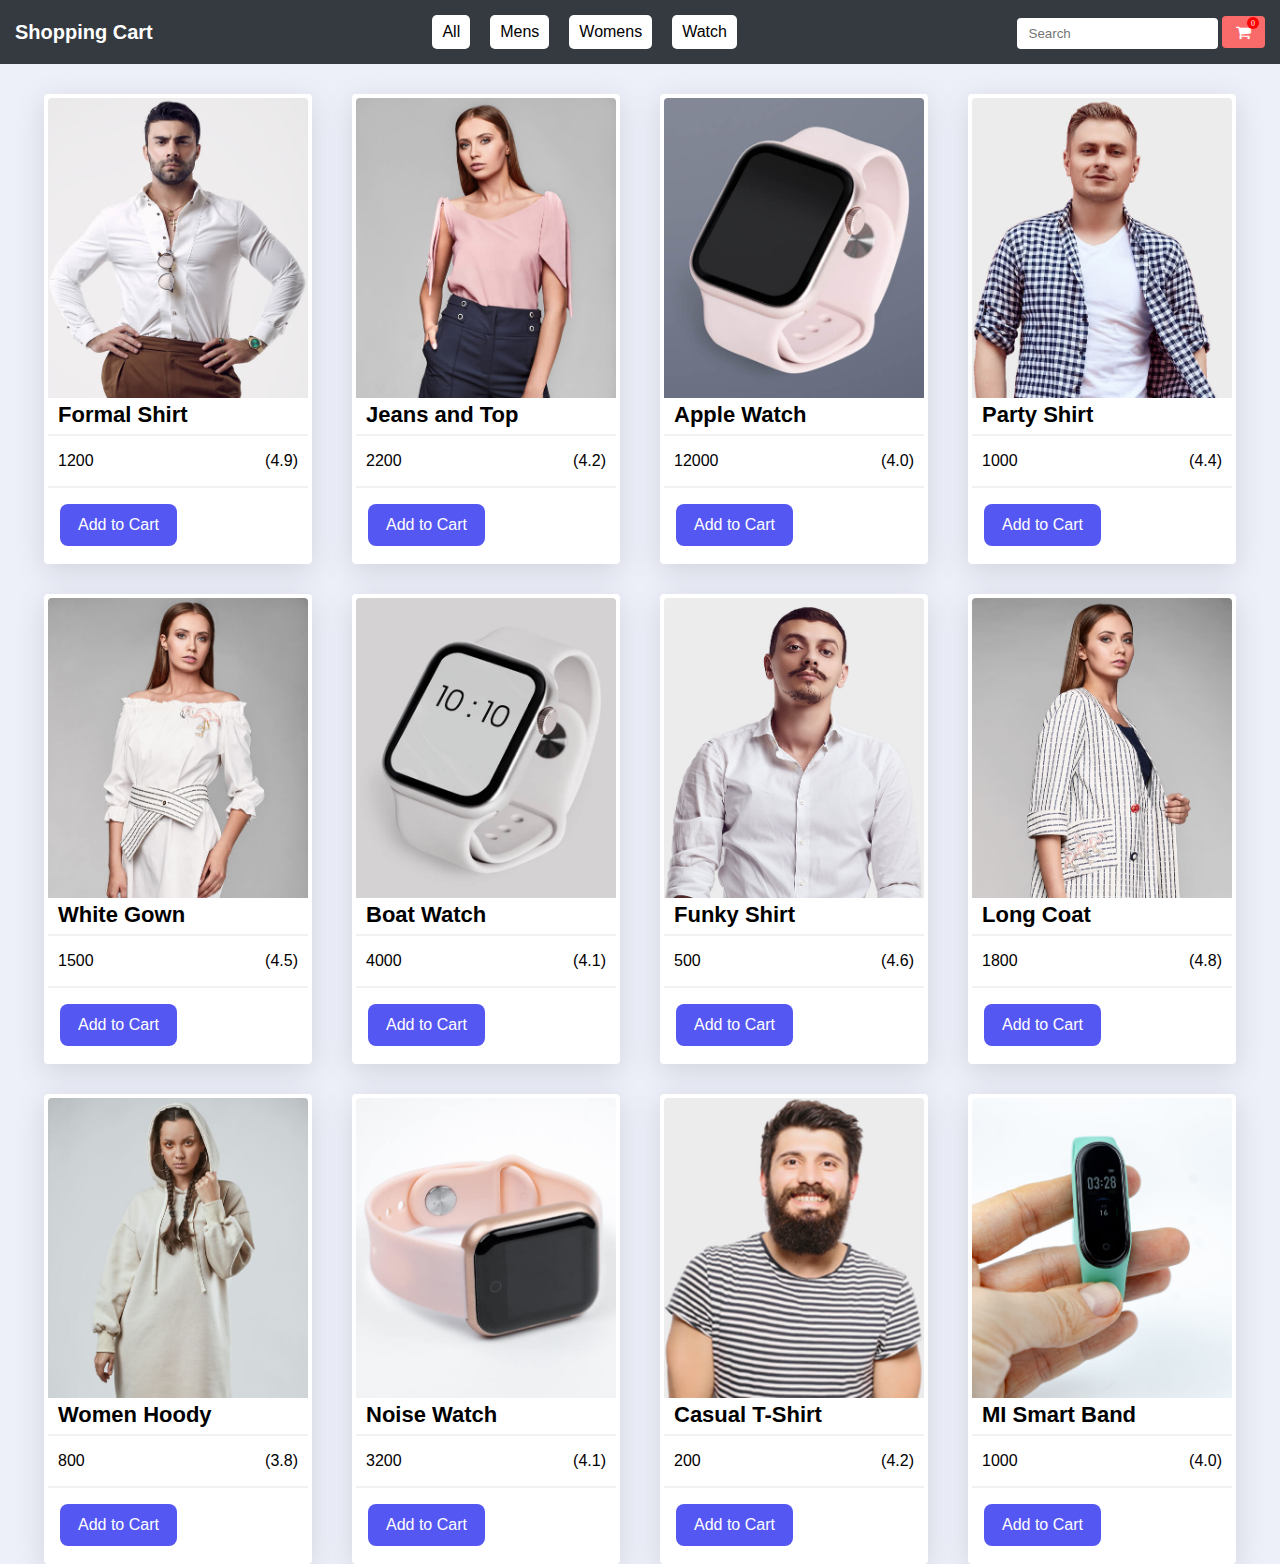
<file: index.html>
<!DOCTYPE html>
<html lang="en">
<head>
    <meta charset="UTF-8">
    <meta name="viewport" content="width=device-width, initial-scale=1.0">
    <link rel="stylesheet" href="style.css">
    <link rel="icon" href="images/logo.png" type="images/x-icon">
    <link rel="stylesheet" href="https://cdnjs.cloudflare.com/ajax/libs/font-awesome/4.7.0/css/font-awesome.min.css">
    <!-- <meta name="keywords" content="add to cart, add to cart javascript, localstorage add to cart, ecommerce shopping javascript, shooping cart demo"> -->
    <title>Shopping</title>
</head>
<body>
    <div class="container">
        <div class="logo">Shopping Cart</div>
        <div class="hamburger-icon">
           <i class="fa fa-bars"></i>
        </div>   
        <ul>
            <a href="index.html"><li>All</li></a>
            <a href="mens.html"><li>Mens</li></a>
            <a href="womens.html"><li>Womens</li></a>
            <a href="watch.html"><li>Watch</li></a>
        </ul>
        <div class="right-flex">
            <input type="search" placeholder="Search">
            <i class="fa fa-shopping-cart"><span>0</span></i>
        </div>
    </div>
<div class="cart-container">
    <div class="cart-holder">
        <div class="cart-img">
            <img src="images/men-1.jpg" alt=""> 
        </div>
        <div class="cart-name">
            <a href="#">Formal Shirt</a>
            <hr>
        </div>
        <div class="cart-flex">
           <span>1200 </span>
           <div class="rating">
            (4.9)
           </div>
        </div>
        <hr>
        <button class="cart-button" onclick="showCart()">Add to Cart</button>
      
    </div>
     <div class="cart-holder">
        <div class="cart-img">
            <img src="images/women-1.jpg" alt="">
        </div>
        <div class="cart-name">
            <a href="#">Jeans and Top</a>
            <hr>
        </div>
        <div class="cart-flex">
               <span>2200 </span>
               <div class="rating">
                (4.2)
               </div>
        </div>
        <hr>
     <button class="cart-button" onclick="showCart()">Add to Cart</button>
    
    </div>
    <div class="cart-holder">
        <div class="cart-img">
            <img src="images/watch-1.jpg" alt="">
        </div>
            <div class="cart-name">
                <a href="#">Apple Watch</a>
                <hr>
            </div>
            <div class="cart-flex">
               <span>12000 </span>
               <div class="rating">
                (4.0)
               </div>
            </div>
            <hr>
     <button class="cart-button" onclick="showCart()">Add to Cart</button>
       
    </div>
    <div class="cart-holder">
        <div class="cart-img">
            <img src="images/men-2.jpg" alt="">
        </div>
            <div class="cart-name">
                <a href="#">Party Shirt</a>
                <hr>
            </div>
            <div class="cart-flex">
               <span>1000 </span>
               <div class="rating">
                (4.4)
               </div>
            </div>
            <hr>
     <button class="cart-button" onclick="showCart()">Add to Cart</button>
       
    </div>
</div>

<div class="cart-container">
    <div class="cart-holder">
        <div class="cart-img">
            <img src="images/women-2.jpg" alt=""> 
        </div>
        <div class="cart-name">
            <a href="#">White Gown</a>
            <hr>
        </div>
        <div class="cart-flex">
           <span>1500 </span>
           <div class="rating">
            (4.5)
           </div>
        </div>
        <hr>
     <button class="cart-button" onclick="showCart()">Add to Cart</button>
       
    </div>
    <div class="cart-holder">
        <div class="cart-img">
            <img src="images/watch-2.jpg" alt="">
        </div>
            <div class="cart-name">
                <a href="#">Boat Watch</a>
                <hr>
            </div>
            <div class="cart-flex">
               <span>4000 </span>
               <div class="rating">
                (4.1)
               </div>
            </div>
            <hr>
     <button class="cart-button" onclick="showCart()">Add to Cart</button>
       
    </div>
    <div class="cart-holder">
        <div class="cart-img">
            <img src="images/men-3.jpg" alt="">
        </div>
            <div class="cart-name">
                <a href="#">Funky Shirt</a>
                <hr>
            </div>
            <div class="cart-flex">
               <span>500 </span>
               <div class="rating">
                (4.6)
               </div>
            </div>
            <hr>
     <button class="cart-button" onclick="showCart()">Add to Cart</button>
       
    </div>
    <div class="cart-holder">
        <div class="cart-img">
            <img src="images/women-3.jpg" alt="">
        </div>
            <div class="cart-name">
                <a href="#">Long Coat</a>
                <hr>
            </div>
            <div class="cart-flex">
               <span>1800 </span>
               <div class="rating">
                (4.8)
               </div>
            </div>
            <hr>
     <button class="cart-button" onclick="showCart()">Add to Cart</button>
       
    </div>
</div>
<div class="cart-container">
    <div class="cart-holder">
        <div class="cart-img">
            <img src="images/women-4.jpg" alt="">
        </div>
            <div class="cart-name">
                <a href="#">Women Hoody</a>
                <hr>
            </div>
            <div class="cart-flex">
               <span>800 </span>
               <div class="rating">
                (3.8)
               </div>
            </div>
            <hr>
     <button class="cart-button" onclick="showCart()">Add to Cart</button>
       
    </div>
    <div class="cart-holder">
        <div class="cart-img">
            <img src="images/watch-4.jpg" alt="">
        </div>
            <div class="cart-name">
                <a href="#">Noise Watch</a>
                <hr>
            </div>
            <div class="cart-flex">
               <span>3200 </span>
               <div class="rating">
                (4.1)
               </div>
            </div>
            <hr>
     <button class="cart-button" onclick="showCart()">Add to Cart</button>
       
    </div>
    <div class="cart-holder">
        <div class="cart-img">
            <img src="images/men-4.jpg" alt="">
        </div>
            <div class="cart-name">
                <a href="#">Casual T-Shirt</a>
                <hr>
            </div>
            <div class="cart-flex">
               <span>200 </span>
               <div class="rating">
                (4.2)
               </div>
            </div>
            <hr>
     <button class="cart-button" onclick="showCart()">Add to Cart</button>
       
    </div>
    <div class="cart-holder">
        <div class="cart-img">
            <img src="images/watch-3.jpg" alt="">
        </div>
            <div class="cart-name">
                <a href="#">MI Smart Band</a>
                <hr>
            </div>
            <div class="cart-flex">
               <span>1000 </span>
               <div class="rating">
                (4.0)
               </div>
            </div>
            <hr>
     <button class="cart-button" onclick="showCart()">Add to Cart</button>
       
    </div>
</div>


 <script src="index.js">
   
 </script>  
 
</body>
</html>
</file>
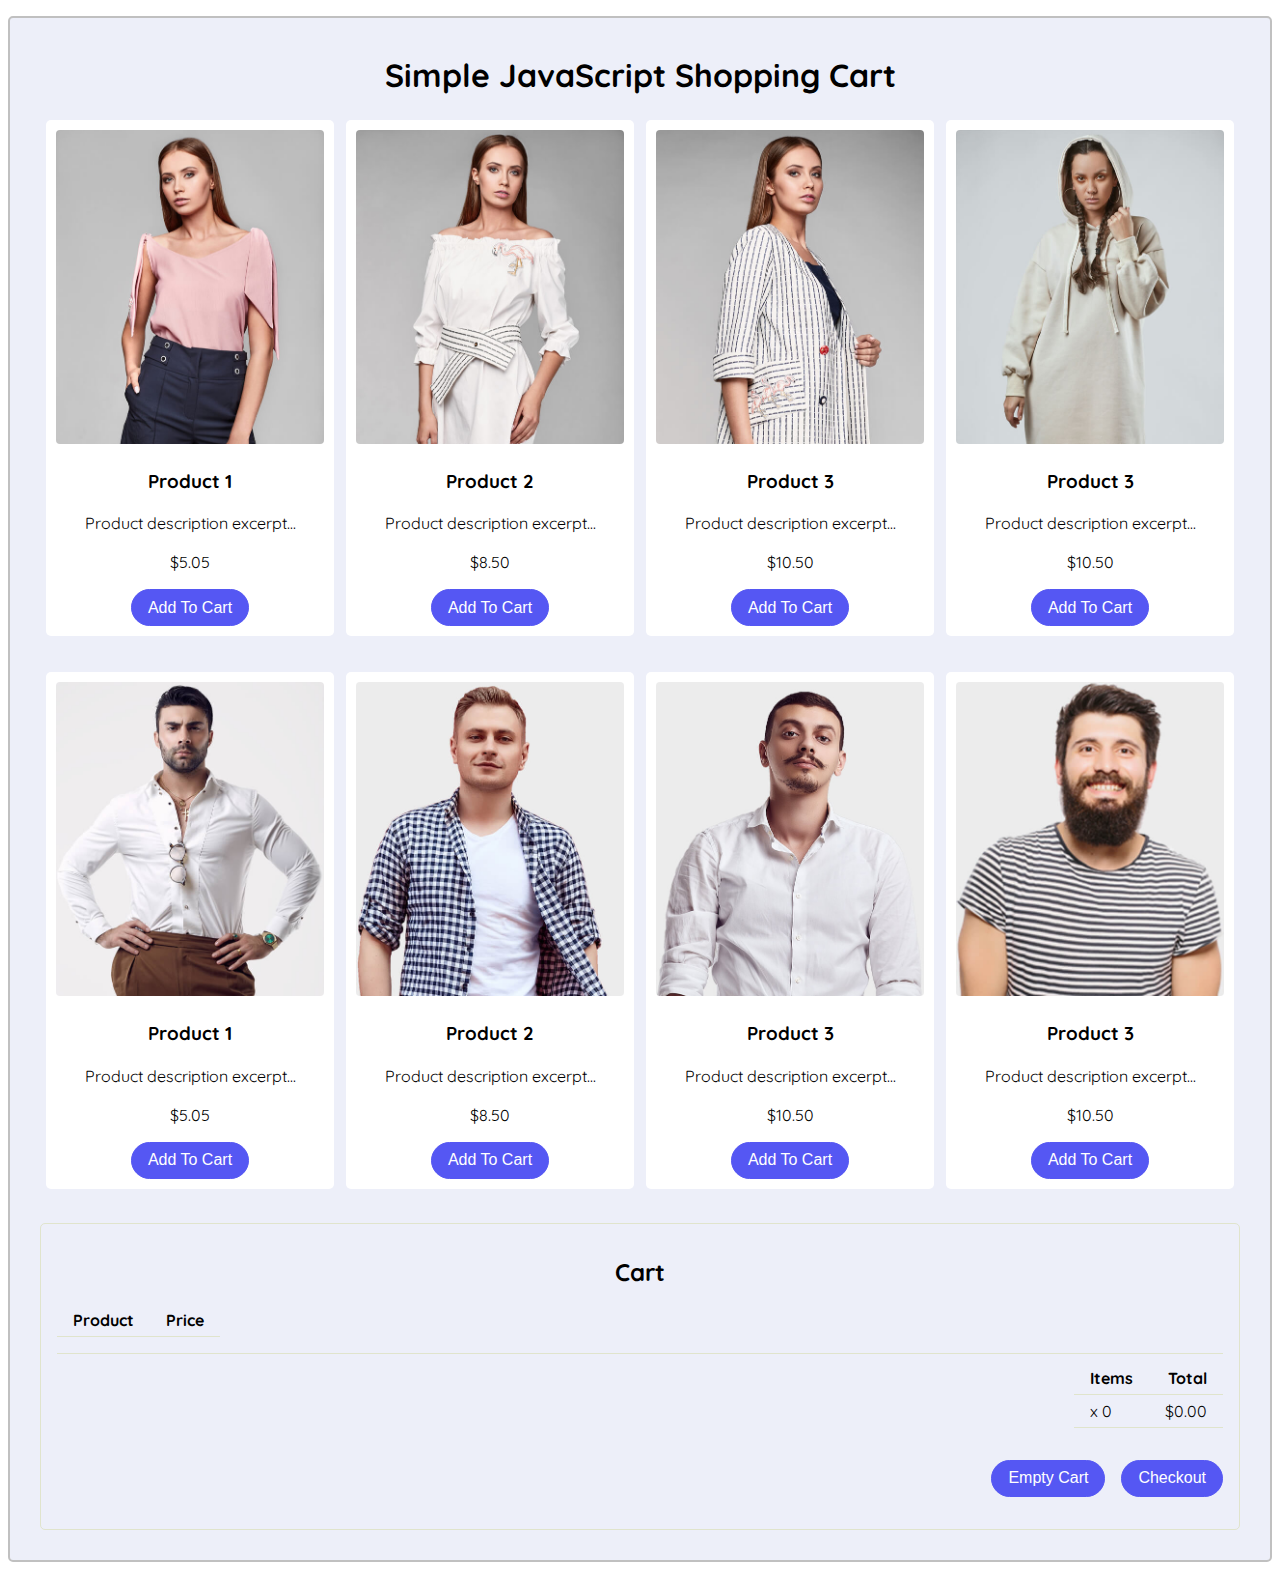
<file: test.html>
<!DOCTYPE html>
<html lang="en">
  <head>
    <meta charset="UTF-8" />
    <meta name="viewport" content="width=device-width, initial-scale=1.0" />
    <title>Document</title>
  </head>
  <style>
    @import url("https://fonts.googleapis.com/css?family=Quicksand:400,700");
    *,
    ::before,
    ::after {
      box-sizing: border-box;
    }
    body {
      font-family: "Quicksand", sans-serif;
      text-align: center;
      line-height: 1.5em;
      /*   background:#E0E4CC; */
      /* background: #69d2e7; */
      /* background: -moz-linear-gradient(
        -45deg,
        #69d2e7 0%,
        #a7dbd8 25%,
        #e0e4cc 46%,
        #e0e4cc 54%,
        #f38630 75%,
        #fa6900 100%
      );
      background: -webkit-linear-gradient(
        -45deg,
        #69d2e7 0%,
        #a7dbd8 25%,
        #e0e4cc 46%,
        #e0e4cc 54%,
        #f38630 75%,
        #fa6900 100%
      );
      background: linear-gradient(
        135deg,
        #69d2e7 0%,
        #a7dbd8 25%,
        #e0e4cc 46%,
        #e0e4cc 54%,
        #f38630 75%,
        #fa6900 100%
      );
      filter: progid:DXImageTransform.Microsoft.gradient( startColorstr='#69d2e7', endColorstr='#fa6900',GradientType=1 ); */
    }
    .cd__main {
      display: block !important;
    }
    hr {
      border: none;
      background: #e0e4cc;
      height: 1px;
      /*   width:60%;
  display:block;
  margin-left:0; */
    }
    .container {
      /* max-width: 800px;  */
      margin: 1em auto;
      background: #edeff9;
      padding: 30px;
      border-radius: 5px;
      border: 2px solid silver;
      width: 100%;
    }
    .productcont {
      display: flex;
    }
    .product {
      padding: 1em;
      /* border: 1px solid #e0e4cc; */
      border-radius: 5px;
      background: #fff;
      margin: 18px 6px;
      padding:10px 10px;
    }

    .product img {
      width: 100%;
      border-radius: 4px;
    }
    .cart-container {
      border: 1px solid #e0e4cc;
      border-radius: 5px;
      margin-top: 1em;
      padding: 1em;
    }
    button,
    input[type="submit"] {
      border: 1px solid #5557f3;
      color: #fff;
      background: #5557f3;
      padding: 0.6em 1em;
      font-size: 1em;
      line-height: 1;
      border-radius: 1.2em;
      transition: color 0.2s ease-in-out, background 0.2s ease-in-out,
        border-color 0.2s ease-in-out;
    }
    button:hover,
    button:focus,
    button:active,
    input[type="submit"]:hover,
    input[type="submit"]:focus,
    input[type="submit"]:active {
      background: #5557f3;
      border-color: #5557f3;
      color: #fff;
      cursor: pointer;
    }
    h1,
    p {
      margin: 15px 0;
    }
    table {
      margin-bottom: 1em;
      border-collapse: collapse;
    }
    table td,
    table th {
      text-align: left;
      padding: 0.25em 1em;
      border-bottom: 1px solid #e0e4cc;
    }
    #carttotals {
      margin-right: 0;
      margin-left: auto;
    }
    .cart-buttons {
      width: auto;
      margin-right: 0;
      margin-left: auto;
      display: flex;
      justify-content: flex-end;
      padding: 1em 0;
    }
    #emptycart {
      margin-right: 1em;
    }
    table td:nth-last-child(1) {
      text-align: right;
    }
    .message {
      border-width: 1px 0px;
      border-style: solid;
      border-color: #a7dbd8;
      color: #679996;
      padding: 0.5em 0;
      margin: 1em 0;
    }

    /* media query */
    @media (max-width: 1010px) {
      /* .productcont{
      display:flex;
      flex-wrap: wrap;
   } */
    }
  </style>
  <body>
    <div class="container">
      <h1>Simple JavaScript Shopping Cart</h1>
      <!-- <p>
        Simplified 'add to cart' functionality. Uses Javascript and WebStorage
        API/Cookies to remember cart data converted to JSON format.
      </p>
      <p>Click 'Empty Cart' button to remove session cookies from browser.</p> -->
      <div id="alerts"></div>
      <div class="productcont">
        <div class="product">
          <img src="images/women-1.jpg" alt="" />
          <h3 class="productname">Product 1</h3>
          <p>Product description excerpt...</p>
          <p class="price">$5.05</p>
          <button class="addtocart">Add To Cart</button>
        </div>
        <div class="product">
          <img src="images/women-2.jpg" alt="" />
          <h3 class="productname">Product 2</h3>
          <p>Product description excerpt...</p>
          <p class="price">$8.50</p>
          <button class="addtocart">Add To Cart</button>
        </div>
        <div class="product">
          <img src="images/women-3.jpg" alt="" />
          <h3 class="productname">Product 3</h3>
          <p>Product description excerpt...</p>
          <p class="price">$10.50</p>
          <button class="addtocart">Add To Cart</button>
        </div>
        <div class="product">
          <img src="images/women-4.jpg" alt="" />
          <h3 class="productname">Product 3</h3>
          <p>Product description excerpt...</p>
          <p class="price">$10.50</p>
          <button class="addtocart">Add To Cart</button>
        </div>
      </div>
      <div class="productcont">
         <div class="product">
           <img src="images/men-1.jpg" alt="" />
           <h3 class="productname">Product 1</h3>
           <p>Product description excerpt...</p>
           <p class="price">$5.05</p>
           <button class="addtocart">Add To Cart</button>
         </div>
         <div class="product">
           <img src="images/men-2.jpg" alt="" />
           <h3 class="productname">Product 2</h3>
           <p>Product description excerpt...</p>
           <p class="price">$8.50</p>
           <button class="addtocart">Add To Cart</button>
         </div>
         <div class="product">
           <img src="images/men-3.jpg" alt="" />
           <h3 class="productname">Product 3</h3>
           <p>Product description excerpt...</p>
           <p class="price">$10.50</p>
           <button class="addtocart">Add To Cart</button>
         </div>
         <div class="product">
           <img src="images/men-4.jpg" alt="" />
           <h3 class="productname">Product 3</h3>
           <p>Product description excerpt...</p>
           <p class="price">$10.50</p>
           <button class="addtocart">Add To Cart</button>
         </div>
       </div>
      <div class="cart-container">
        <h2>Cart</h2>
        <table>
          <thead>
            <tr>
              <th><strong>Product</strong></th>
              <th><strong>Price</strong></th>
            </tr>
          </thead>
          <tbody id="carttable"></tbody>
        </table>
        <hr />
        <table id="carttotals">
          <tr>
            <td><strong>Items</strong></td>
            <td><strong>Total</strong></td>
          </tr>
          <tr>
            <td>x <span id="itemsquantity">0</span></td>

            <td>$<span id="total">0</span></td>
          </tr>
        </table>

        <div class="cart-buttons">
          <button id="emptycart">Empty Cart</button>
          <button id="checkout">Checkout</button>
        </div>
      </div>
    </div>
    <script>
      /* get cart total from session on load */
      updateCartTotal();

      /* button event listeners */
      document.getElementById("emptycart").addEventListener("click", emptyCart);
      var btns = document.getElementsByClassName("addtocart");
      for (var i = 0; i < btns.length; i++) {
        btns[i].addEventListener("click", function () {
          addToCart(this);
        });
      }

      /* ADD TO CART functions */

      function addToCart(elem) {
        //init
        var sibs = [];
        var getprice;
        var getproductName;
        var cart = [];
        var stringCart;
        //cycles siblings for product info near the add button
        while ((elem = elem.previousSibling)) {
          if (elem.nodeType === 3) continue; // text node
          if (elem.className == "price") {
            getprice = elem.innerText;
          }
          if (elem.className == "productname") {
            getproductName = elem.innerText;
          }
          sibs.push(elem);
        }
        //create product object
        var product = {
          productname: getproductName,
          price: getprice,
        };
        //convert product data to JSON for storage
        var stringProduct = JSON.stringify(product);
        /*send product data to session storage */

        if (!sessionStorage.getItem("cart")) {
          //append product JSON object to cart array
          cart.push(stringProduct);
          //cart to JSON
          stringCart = JSON.stringify(cart);
          //create session storage cart item
          sessionStorage.setItem("cart", stringCart);
          addedToCart(getproductName);
          updateCartTotal();
        } else {
          //get existing cart data from storage and convert back into array
          cart = JSON.parse(sessionStorage.getItem("cart"));
          //append new product JSON object
          cart.push(stringProduct);
          //cart back to JSON
          stringCart = JSON.stringify(cart);
          //overwrite cart data in sessionstorage
          sessionStorage.setItem("cart", stringCart);
          addedToCart(getproductName);
          updateCartTotal();
        }
      }
      /* Calculate Cart Total */
      function updateCartTotal() {
        //init
        var total = 0;
        var price = 0;
        var items = 0;
        var productname = "";
        var carttable = "";
        if (sessionStorage.getItem("cart")) {
          //get cart data & parse to array
          var cart = JSON.parse(sessionStorage.getItem("cart"));
          //get no of items in cart
          items = cart.length;
          //loop over cart array
          for (var i = 0; i < items; i++) {
            //convert each JSON product in array back into object
            var x = JSON.parse(cart[i]);
            //get property value of price
            price = parseFloat(x.price.split("$")[1]);
            productname = x.productname;
            //add price to total
            carttable +=
              "<tr><td>" +
              productname +
              "</td><td>$" +
              price.toFixed(2) +
              "</td></tr>";
            total += price;
          }
        }
        //update total on website HTML
        document.getElementById("total").innerHTML = total.toFixed(2);
        //insert saved products to cart table
        document.getElementById("carttable").innerHTML = carttable;
        //update items in cart on website HTML
        document.getElementById("itemsquantity").innerHTML = items;
      }
      //user feedback on successful add
      function addedToCart(pname) {
        var message = pname + " was added to the cart";
        var alerts = document.getElementById("alerts");
        alerts.innerHTML = message;
        if (!alerts.classList.contains("message")) {
          alerts.classList.add("message");
        }
      }
      /* User Manually empty cart */
      function emptyCart() {
        //remove cart session storage object & refresh cart totals
        if (sessionStorage.getItem("cart")) {
          sessionStorage.removeItem("cart");
          updateCartTotal();
          //clear message and remove class style
          var alerts = document.getElementById("alerts");
          alerts.innerHTML = "";
          if (alerts.classList.contains("message")) {
            alerts.classList.remove("message");
          }
        }
      }
    </script>
  </body>
</html>
</file>
<file: style.css>
*{
    padding:0;
    margin:0;
}

body{
    font-family: "noto-sans",sans-serif;
    background-color: #edeff9;
    padding:0;
    margin:0;
}

a{
    text-decoration: none;
    color:#000;
}

.container{
    display: flex;
    justify-content: space-between;
    align-items: center;
    padding:15px;
    background-color: #343a40;
    position: sticky;
    top:0;
}

.fa-shopping-cart{
    background: #f96b6a;
    padding: 8px 14px;
    border-radius: 4px;
    color: #fff;
    cursor: pointer;
}

.fa-shopping-cart span{
    position: absolute;
    top: 17px;
    right:21px;
    background: red;
    padding: 2px 4px;
    border-radius: 50%;
    font-size: 8px;
}

.fa-bars{
    display:none;
}

.hamburger-icon{
    display:none;
}

/* mobile hamburger menu styling */
.show {
    display: flex;
    flex-direction: column;
    line-height: 15px;
    background-color: #fff;
    color: #edeff9;
    position: absolute;
    top: 100%;
    left: 0%;
    width: 100%;
    align-items: center;
    padding: 10px 0px;
    transition: 0.5s;
}
/* mobile hamburger menu styling end*/

ul{
    list-style: none;
    display:flex;
    gap:20px;
}

ul li{
    color:#000;
    background-color: #fff;
    padding:8px 10px;
    border-radius: 5px;
    transition: 0.5s;
}

ul li:hover{
    background-color: #5557f3;
    color:#fff;
    cursor: pointer;
    transition: 0.5s;
}

.logo{
    font-size: 20px;
    font-weight: 600;
    color:#fff;
}

input{
    background-color: #fff;
    color:#333;
    padding:8px 12px;
    border-radius: 4px;
    border-style: none;
    outline:none;
}

input[type='serach']{
    font-size: 16px;
}

/* cart styling */
.cart-container{
    display:flex;
    justify-content: center;
    align-items: center;
    gap:40px;
    margin-top: 30px;
    /* display:grid;
    grid-template-columns: repeat(auto-fit,minmax(220px,auto));
    align-content: center;
    justify-content: center;
    gap:30px;
    margin-top: 20px; */
}

.cart-flex{
    display:flex;
    justify-content: space-between;
    align-items: center;
    padding:10px 10px;
}

.cart-img{
    object-fit: cover;
    overflow:hidden;
}

.cart-img img{
    width:100%;
    height:300px;
    border-top-left-radius: 4px;
    border-top-right-radius: 4px;    
    transition: 1.5s;
}
  
img:hover{
  transform: scale(1.1);
  transition: 1.5s;
  cursor: pointer;
  }

.cart-holder{
    background-color: #fff;
    padding-bottom:30px;
    box-shadow: rgba(100, 100, 111, 0.2) 0px 7px 29px 0px;
    border: 4px solid #fff;
    width: 260px;
    border-radius: 4px;
    height: 432px;
}

.cart-name a{
    font-size: 22px;
    font-weight: bold;
    padding:10px;
}

hr{
    border:1px solid #f2f2f2;
    margin-top:6px;
    margin-bottom: 6px;
}

.cart-button{
    background-color: #5557f3;
    color: #fff;
    margin: 0 auto;
    border-style: none;
    padding: 12px 18px;
    border-radius: 8px;
    font-size: 16px;
    cursor: pointer;
    margin: 10px 12px;
}

/* media query */

/* @media (max-width:509px)
{
    .fa-bars{
        margin-left: 79px;
    }
} */

@media screen and (max-width:520px){
    .right-flex input{
        display:none;
    }

    .logo{
        font-size: 15px;
    }
}

@media screen and (max-width:840px){
    ul{
        display:none;
    }

    .hamburger-icon{
        display:block;
    }

    .hamburger-icon .fa-bars{
        color: #fff;
        background: #666;
        padding: 5px 7px;
        border-radius: 3px;
        display:block
    }
}


@media screen and (max-width:1240px) {
    .cart-container{
        display:flex;
        flex-wrap: wrap;
    }
}
</file>
